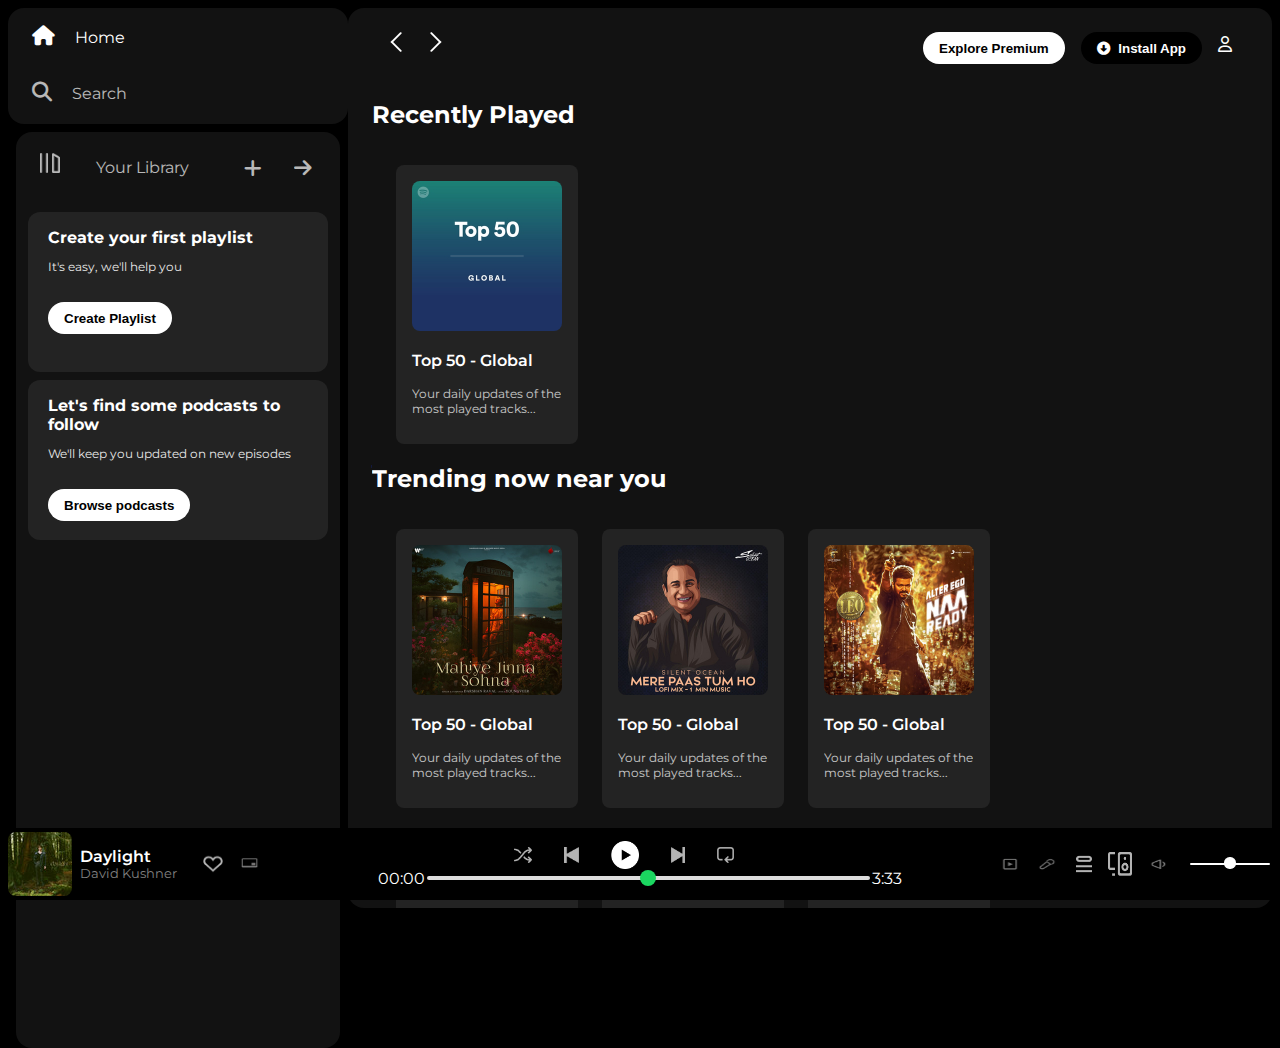
<file: Delta 3/index.html>
<!DOCTYPE html>
<html lang="en">
<head>
    <meta charset="UTF-8">
    <meta name="viewport" content="width=device-width, initial-scale=1.0">
    <link rel="stylesheet" href="https://cdnjs.cloudflare.com/ajax/libs/font-awesome/6.7.2/css/all.min.css" integrity="sha512-Evv84Mr4kqVGRNSgIGL/F/aIDqQb7xQ2vcrdIwxfjThSH8CSR7PBEakCr51Ck+w+/U6swU2Im1vVX0SVk9ABhg==" crossorigin="anonymous" referrerpolicy="no-referrer" />
    <link rel = "icon" href = "./assets/logo.png">
    <title>Spotify - Web Player: Music for everyone</title>
    <link rel="preconnect" href="https://fonts.googleapis.com">
    <link rel="preconnect" href="https://fonts.gstatic.com" crossorigin>
    <link href="https://fonts.googleapis.com/css2?family=Montserrat:ital,wght@0,100..900;1,100..900&display=swap" rel="stylesheet">
    <link rel = "stylesheet" href = "style.css">
</head>
<body>
    <div class="main">
        <div class="sidebar">
            <div class="nav">
                <div class="nav-option" style="opacity: 1;">
                    <i class="fa-solid fa-house"></i>
                    <a href = "#">Home</a>
                </div>
                <div class="nav-option">
                    <i class="fa-solid fa-magnifying-glass"></i>
                    <a href = "#">Search</a>
                </div>
            </div>
            <div class="library">
                <div class="options">
                    <div class="lib-option nav-option">
                        <img src="./assets/library_icon.png">
                        <a href = "#">Your Library</a>
                    </div>
                    <div class="icons">
                        <i class="fa-solid fa-plus"></i>
                        <i class="fa-solid fa-arrow-right"></i>
                    </div>
                </div>
                <div class="lib-boxes"> <div class="box">
                        <div class="box-p1">Create your first playlist</div>
                        <div class="box-p2">It's easy, we'll help you</div>
                        <button class="badge">Create Playlist</button>
                    </div>
                    <div class="box"> <div class="box-p1">Let's find some podcasts to follow</div>
                        <div class="box-p2">We'll keep you updated on new episodes</div>
                        <button class="badge">Browse podcasts</button>
                    </div>
                </div>
            </div>
        </div>
        <div class="main-content">
            <div class="sticky-nav">
                <div class="sticky-nav-icons">
                    <img src = "./assets/backward_icon.png">
                    <img src = "./assets/forward_icon.png" class = "hide">
                </div>
                <div class="sticky-nav-options">
                    <button class="badge nav-item hide">Explore Premium</button>
                    <button class="badge nav-item dark-badge"><i class="fa-solid fa-circle-down" style = "margin-right: 5px;"></i> Install App</button>
                    <i class="fa-regular fa-user nav-item"></i>
                </div>
            </div>
            <div class="cards">

                <h2>Recently Played</h2>
                <div class="card-container">
                    <div class="card">
                        <img src = "./assets/card1img.jpeg" class = "card-img">
                        <p class = "card-title">Top 50 - Global</p>
                        <p class = "card-info">Your daily updates of the most played tracks...</p>
                    </div>
                </div>

                <h2>Trending now near you</h2>
                <div class="card-container">
                    <div class="card">
                        <img src = "./assets/card2img.jpeg" class = "card-img">
                        <p class = "card-title">Top 50 - Global</p>
                        <p class = "card-info">Your daily updates of the most played tracks...</p>
                    </div>
                    <div class="card">
                        <img src = "./assets/card3img.jpeg" class = "card-img">
                        <p class = "card-title">Top 50 - Global</p>
                        <p class = "card-info">Your daily updates of the most played tracks...</p>
                    </div>
                    <div class="card">
                        <img src = "./assets/card4img.jpeg" class = "card-img">
                        <p class = "card-title">Top 50 - Global</p>
                        <p class = "card-info">Your daily updates of the most played tracks...</p>
                    </div>
                </div>

                <h2>Featured Charts</h2>
                <div class="card-container">
                    <div class="card">
                        <img src = "./assets/card5img.jpeg" class = "card-img">
                        <p class = "card-title">Top Songs - Global</p>
                        <p class = "card-info">Your daily updates of the most played tracks...</p>
                    </div>
                    <div class="card">
                        <img src = "./assets/card6img.jpeg" class = "card-img">
                        <p class = "card-title">Top Songs - India</p>
                        <p class = "card-info">Your daily updates of the most played tracks...</p>
                    </div>
                    <div class="card">
                        <img src = "./assets/card1img.jpeg" class = "card-img">
                        <p class = "card-title">Top 50 - Global</p>
                        <p class = "card-info">Your daily updates of the most played tracks...</p>
                    </div>
                </div>
                <div class="footer">
                    <div class="line"></div>
                </div>
            </div>
        </div>
        <div class="music-player">
            <div class="album">
                <img src="./Homework Assets/album_picture.jpeg" class="album-cover" />
                <div class="album-details">
                    <h4>Daylight</h4>
                    <p>David Kushner</p>
                </div>
                <div class="album-icons">
                    <img src="./Homework Assets/album_icon1.png" class="album-icon" />
                    <img src="./Homework Assets/album_icon2.png" class="album-icon" />
                </div>
            </div>
            <div class="player">
                <div class="player-control">
                    <img src = "./assets/player_icon1.png" class = "player-control-icon">
                    <img src = "./assets/player_icon2.png" class = "player-control-icon">
                    <img src = "./assets/player_icon3.png" class = "player-control-icon" style="opacity: 1; height: 1.75rem;">
                    <img src = "./assets/player_icon4.png" class = "player-control-icon">
                    <img src = "./assets/player_icon5.png" class = "player-control-icon">
                </div>
                <div class="playback-bar">
                    <span class="cur-time">00:00</span>
                    <input type = "range" min="0" max="100" class="progress-bar" step="1">
                    <span class="tot-time">3:33</span>
                </div>
            </div>
            <div class="controls">
                <img src="./Homework Assets/controls_icon1.png" class="control-icon" />
                <img src="./Homework Assets/controls_icon2.png" class="control-icon" />
                <img src="./Homework Assets/controls_icon3.png" class="control-icon" />
                <img src="./Homework Assets/controls_icon4.png" class="control-icon" />
                <img src="./Homework Assets/controls_icon5.png" class="control-icon" />
                <input type="range" class="volume-bar" />
            </div>
        </div>
    </div>
</body>
</html>
</file>
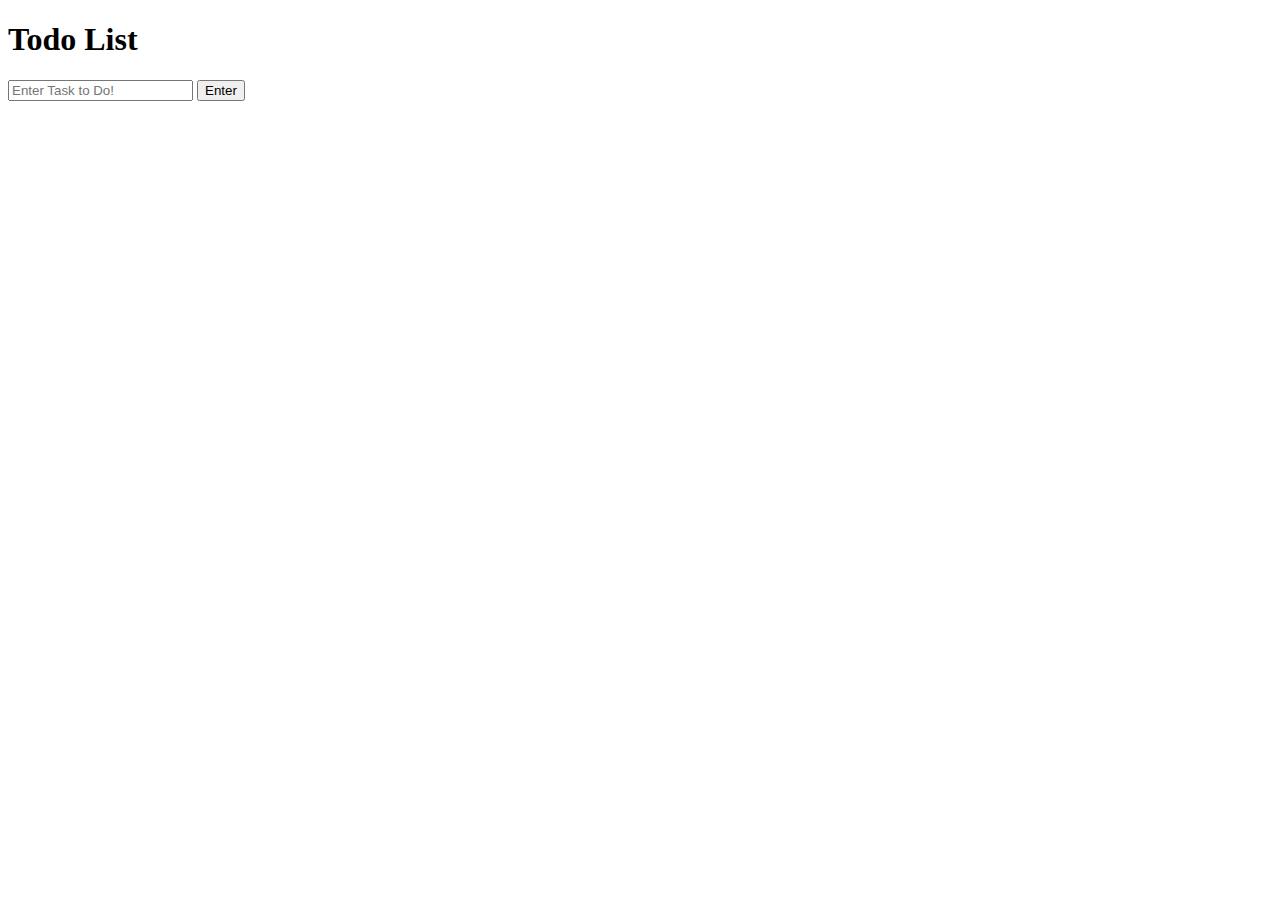
<file: Delta 4/index.html>
<!DOCTYPE html>
<html lang="en">
<head>
    <meta charset="UTF-8">
    <meta name="viewport" content="width=device-width, initial-scale=1.0">
    <title>TODO</title>
</head>
<body>
    <h1>Todo List</h1>
    <input type = "text" id = 'Inp' placeholder="Enter Task to Do!">
    <button id = 'but'>Enter</button>
    <div><ul id = 'add'>
    </ul></div>
    <script>
        const inp = document.getElementById('Inp');
const but = document.getElementById('but');
const add = document.getElementById('add');

but.addEventListener('click',()=>{
    const a = inp.value;
    if(a!=="")
    {
        inp.value = "";
        const k = document.createElement('li');
        k.innerText = a;
        const del = document.createElement('button');
        del.innerText = "Delete";
        k.append(del);
        add.append(k);
    }
})
add.addEventListener('click',(event)=>{
    const a = event.target;
    if(a.nodeName === 'BUTTON')
    {
        a.parentElement.remove();
    }
    else{
        a.style.textDecoration = a.style.textDecoration === "line-through" ? "none" : "line-through";
    }
})
    </script>
</body>
</html>
</file>
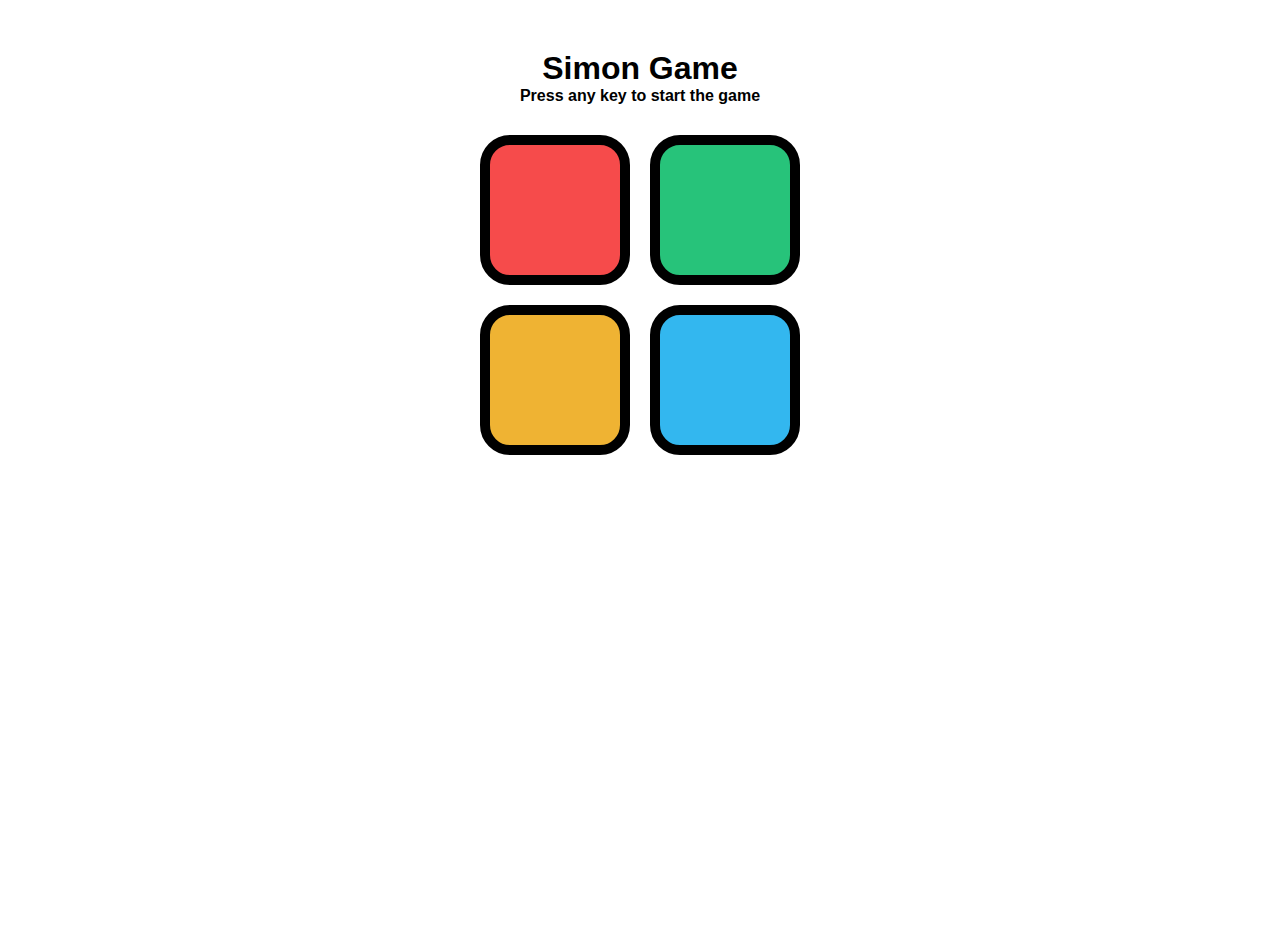
<file: Delta 5/index.html>
<!DOCTYPE html>
<html lang="en">
<head>
    <meta charset="UTF-8">
    <meta name="viewport" content="width=device-width, initial-scale=1.0">
    <title>Simon Says Game</title>
    <link rel="stylesheet" href="style.css">
</head>
<body>
  <div id="main">
    <h1>Simon Game</h1>
    <b id = 'abc'>Press any key to start the game</b>
    <div class="container" id = "box">
      <div id="red" class="btn"></div>
      <div id="green" class="btn"></div>
      <div id="yellow" class="btn"></div>
      <div id="blue" class="btn"></div>
    </div>
  </div>
  <script src="app.js"></script>
</body>
</html>
</file>
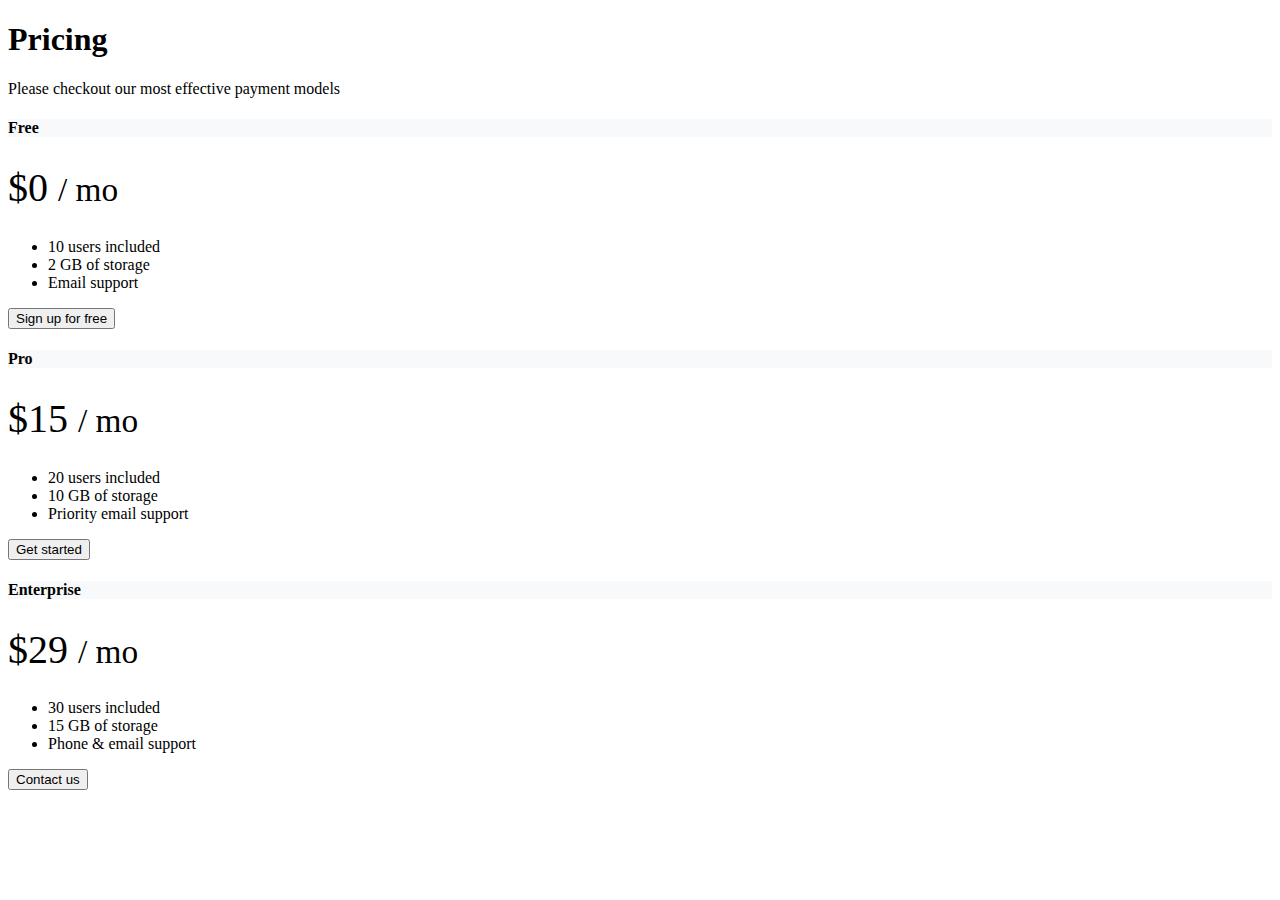
<file: Delta 2/a.html>
<!DOCTYPE html>
<html lang="en">
<head>
    <meta charset="UTF-8">
    <meta name="viewport" content="width=device-width, initial-scale=1.0">
    <title>Pricing Plans</title>
    <link href="https://cdn.jsdelivr.net/npm/bootstrap@5.3.7/dist/css/bootstrap.min.css" rel="stylesheet" integrity="sha384-LN+7fdVzj6u52u30Kp6M/trliBMCMKTyK833zpbD+pXdCLuTusPj697FH4R/5mcr" crossorigin="anonymous">
    <style>
        .card-header {
            background-color: #f8f9fa;
        }
        .card-title {
            font-size: 2.5rem;
            font-weight: 300;
        }
        .card-text {
            font-size: 1.1rem;
        }
    </style>
</head>
<body>
    <div class="container py-5">
        <header class="text-center mb-5">
            <h1 class="display-4 fw-normal">Pricing</h1>
            <p class="fs-5 text-muted">Please checkout our most effective payment models</p>
        </header>

        <div class="row row-cols-1 row-cols-md-2 g-4 mb-4">
            <div class="col">
                <div class="card h-100 shadow-sm">
                    <div class="card-header py-3 text-center">
                        <h4 class="my-0 fw-normal">Free</h4>
                    </div>
                    <div class="card-body d-flex flex-column align-items-center justify-content-center">
                        <h1 class="card-title pricing-card-title">$0 <small class="text-muted fw-light">/ mo</small></h1>
                        <ul class="list-unstyled mt-3 mb-4 text-center">
                            <li>10 users included</li>
                            <li>2 GB of storage</li>
                            <li>Email support</li>
                        </ul>
                        <button type="button" class="w-75 btn btn-lg btn-outline-primary mt-auto">Sign up for free</button>
                    </div>
                </div>
            </div>

            <div class="col">
                <div class="card h-100 shadow-sm">
                    <div class="card-header py-3 text-center">
                        <h4 class="my-0 fw-normal">Pro</h4>
                    </div>
                    <div class="card-body d-flex flex-column align-items-center justify-content-center">
                        <h1 class="card-title pricing-card-title">$15 <small class="text-muted fw-light">/ mo</small></h1>
                        <ul class="list-unstyled mt-3 mb-4 text-center">
                            <li>20 users included</li>
                            <li>10 GB of storage</li>
                            <li>Priority email support</li>
                        </ul>
                        <button type="button" class="w-75 btn btn-lg btn-primary mt-auto">Get started</button>
                    </div>
                </div>
            </div>
        </div>

        <div class="row row-cols-1 g-4">
            <div class="col">
                <div class="card h-100 shadow-sm">
                    <div class="card-header py-3 text-center">
                        <h4 class="my-0 fw-normal">Enterprise</h4>
                    </div>
                    <div class="card-body d-flex flex-column align-items-center justify-content-center">
                        <h1 class="card-title pricing-card-title">$29 <small class="text-muted fw-light">/ mo</small></h1>
                        <ul class="list-unstyled mt-3 mb-4 text-center">
                            <li>30 users included</li>
                            <li>15 GB of storage</li>
                            <li>Phone & email support</li>
                        </ul>
                        <button type="button" class="w-75 btn btn-lg btn-primary mt-auto">Contact us</button>
                    </div>
                </div>
            </div>
        </div>
    </div>

    <script src="https://cdn.jsdelivr.net/npm/bootstrap@5.3.7/dist/js/bootstrap.bundle.min.js" integrity="sha384-Tsd9vHj8iUu1w85yK1Pz+8+f+n5dK5/gM9Dq1lA+5/f+i/p+L2/t/G+G+C+Pz/Pz/Pz/Pz/" crossorigin="anonymous"></script>
</body>
</html>
</file>
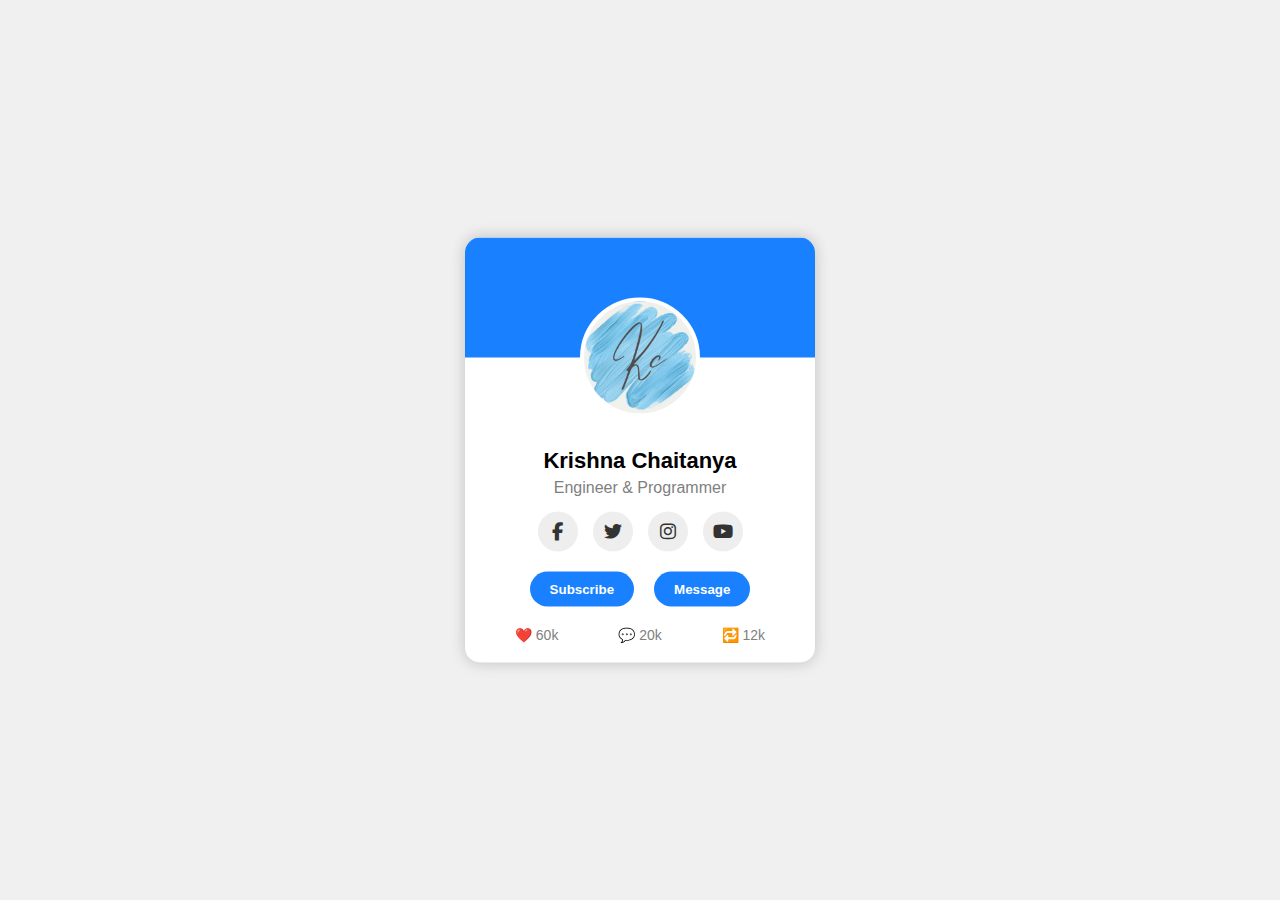
<file: EXP 1/a.html>
<!DOCTYPE html>
<html lang="en">
<head>
    <meta charset="UTF-8">
    <meta name="viewport" content="width=device-width, initial-scale=1.0">
    <link rel="stylesheet" href="https://cdnjs.cloudflare.com/ajax/libs/font-awesome/6.5.0/css/all.min.css">
    <link rel = "stylesheet" href ="style.css">
    <title>Exp 1</title>
</head>
<body>
    <div id = "Card">
        <div id = "Top">
            <div id="photo"></div>
        </div>
        <div id="Bottom">
            <h2>Krishna Chaitanya</h2>
            <p>Engineer & Programmer</p>

            <div id="Media">
                <div class="icon"><i class="fab fa-facebook-f"></i></div>
                <div class="icon"><i class="fab fa-twitter"></i></div>
                <div class="icon"><i class="fab fa-instagram"></i></div>
                <div class="icon"><i class="fab fa-youtube"></i></div>
            </div>


            <div id="Extra">
                <button>Subscribe</button>
                <button>Message</button>
            </div>

            <div id="Extra Info">
                <div id="like">❤️ 60k</div>
                <div id="comment">💬 20k</div>
                <div id="share">🔁 12k</div>
            </div>
        </div>

    </div>
</body>
</html>
</file>
<file: Delta 3/style.css>
body{
  font-family: "Montserrat", sans-serif;
  margin: 0;
  background-color: #000;
  color: #fff;
  overflow: hidden;
}

.main{
  display: flex;
  height: 100vh;
  padding: 0.5rem;
}

.sidebar{
  width: 340px;
  border-radius: 1rem;
  background-color: #000;
}

.main-content{
  flex: 1;
  border-radius: 1rem;
  overflow: auto;
  background-color: #121212;
  padding: 0 1.5rem 0 1.5rem;
}

.music-player{
  position: fixed;
  bottom: 0;
  width: 100%;
  height: 72px;
  background-color: black;
}

a{
  text-decoration: none;
  color: white;
}

.nav{
  background-color: #121212;
  border-radius: 1rem;
  display: flex;
  flex-direction: column;
  justify-content: center;
  height: 100px;
  padding: 0.5rem 0.75rem;
}

.nav-option{
  line-height: 2.5rem;
  opacity: 0.7;
  padding: 0.5rem 0.75rem;
}

.nav-option:hover{
  opacity: 1;
}

.nav-option i{
  font-size: 1.25rem;
}

.nav-option a{
  font-size: 1rem;
  margin-left: 1rem;
}

.library{
  background-color: #121212;
  border-radius: 1rem;
  height: 100%;
  margin: 0.5rem;
  padding: 0.5rem 0.75rem;
}

.options{
  display: flex;
  justify-content: space-between;
  align-items: center;
}

.lib-option img{
  height: 1.25rem;
  width: 1.25rem;
  margin-right: 1rem;
}

.icons{
  font-size: 1.25rem;
  display: flex;
}

.icons i{
  opacity: 0.7;
  margin: 1rem;
}

.icons i:hover{
  opacity: 1;
}

.lib-boxes {
  padding: 0.5rem 0;
}

.box {
    background-color: #232323;
    border-radius: 0.75rem;
    height: 8rem;
    padding: 1rem 1.25rem;
    margin: 0.5rem 0 0.5rem 0;
}

.box-p1 {
    font-size: 1rem;
    font-weight: 700;
    margin-bottom: 0.75rem;
}

.box-p2 {
    font-size: 0.75rem;
    opacity: 0.9;
    margin-bottom: 1.25rem;
}

.badge {
    background-color: #fff;
    border: none;
    border-radius: 100px;
    padding: 0.25rem 1rem;
    font-weight: 700;
    margin-top: 0.5rem;
    height: 2rem;
    width: fit-content;
    cursor: pointer;
    color: #000;
}

.badge:hover {
    transform: scale(1.05);
}

.dark-badge{
  background-color: #000;
  color: #fff;
}

.sticky-nav{
  position: sticky;
  top: 0;
  background-color: #121212;
  display: flex;
  justify-content: space-between;
  align-items: center;
  padding: 1rem 0 1rem 0;
  z-index: 10;
}

.sticky-nav-icons img{
  margin-left: 0.75rem;
}

.sticky-nav-options{
  display: flex;
  justify-content: center;
  align-items: center;
}

.nav-item{
  margin-right: 1rem;
}

@media (max-width: 1000px){
  .hide{
    display: none;
  }
}

.card{
  background-color: #232323;
  width: 150px;
  border-radius: 0.5rem;
  padding: 1rem;
  margin-left: 1.5rem;
  margin-top: 1rem;
}

.card-container{
  display: flex;
  flex-wrap: wrap;
}

.card-img{
  width: 100%;
  border-radius: 0.5rem;
}

.card-title{
  font-weight: 600;
}

.card-info{
  font-size: 0.75rem;
  opacity: 0.75;
}

.footer{
  height: 300px;
  display: flex;
  align-items: center;
  justify-content: center;
}

.line{
  width: 90%;
  height: 30%;
  border-top: 1px solid white;
  opacity: 0.4;
}

.music-player{
  display: flex;
  justify-content: space-between;
  align-items: center;
}

.album{
  width: 25%;
}

.player{
  width: 50%;
}

.controls{
  width: 25%;
}

.player-control{
  display: flex;
  justify-content: center;
  align-items: center;
}

.player-control-icon{
  height: 1rem;
  margin-right: 2rem;
  opacity: 0.7;
}

.player-control-icon:hover{
  opacity: 1;
}

.playback-bar{
  display: flex;
  justify-content: center;
  align-items: center;
}

.progress-bar{
  width: 70%;
  appearance: none;
  background-color: transparent;
  cursor: pointer;
}

.progress-bar::-webkit-slider-runnable-track{
  background-color: #ddd;
  border-radius: 100px;
  height: 0.25rem;
}

.progress-bar::-webkit-slider-thumb{
  appearance: none;
  height: 1rem;
  width: 1rem;
  background-color: #1bd760;
  border-radius: 50%;
  margin-top: -6px;
}

.album {
  display: flex;
  align-items: center;
  gap: 0.5rem;
  justify-content: flex-start;
}

.album-cover {
  width: 4rem;
  height: 4rem;
  object-fit: cover;
  border-radius: 8px;
}

.album-details h4 {
  font-size: 1rem;
  font-weight: 600;
  color: white;
  margin: 0;
}

.album-details p {
  font-size: 0.8rem;
  color: gray;
  margin: 0;
}

.album-icons {
  display: flex;
  align-items: center;
  gap: 0.8rem;
  margin-left: 1rem;
}

.album-icon {
  width: 1.5rem;
  height: 1.4rem;
  cursor: pointer;
  opacity: 0.7;
}

.album-icon:hover {
  opacity: 1;
}

.controls {
  display: flex;
  align-items: center;
  gap: 0.8rem;
  justify-content: flex-end;
  margin-right: 1rem;
}

.control-icon {
  width: 1.5rem;
  height: 1.5rem;
  cursor: pointer;
  transition: transform 0.3s ease;
  opacity: 0.7;
}

.control-icon:hover {
  transform: scale(1.1);
  opacity: 1;
}

.volume-bar {
  width: 5rem;
  cursor: pointer;
  appearance: none;
  background: white;
  height: 0.1rem;
  border-radius: 5px;
  margin-left: 0.5rem;
}

.volume-bar::-webkit-slider-thumb {
  width: 0.7rem;
  height: 0.7rem;
  background-color: white;
  border-radius: 50%;
  cursor: pointer;
  appearance: none;
  margin-top: -2px;
}

.volume-bar:focus {
  outline: none;
}
</file>
<file: Delta 5/style.css>
*{
    margin: 0;
    padding: 0;
    box-sizing: border-box;
}

html,body{
    height: 100%;
    width: 100%;
}

body {
  text-align: center;
  font-family: Arial, sans-serif;
}

#main {
  margin-top: 50px;
}

.container {
  width: 340px;
  margin: 30px auto;
  display: grid;
  grid-template-columns: repeat(2, 150px);
  grid-gap: 20px;
  justify-content: center;
}

.btn {
  height: 150px;
  width: 150px;
  border-radius: 20%;
  border: 10px solid black;
  cursor: pointer;
}

#red {
  background-color: rgb(246, 75, 75);
}

#green {
  background-color: rgb(39, 195, 122);
}

#yellow {
  background-color: rgb(239, 179, 51);
}

#blue {
  background-color: rgb(51, 183, 239);
}
</file>
<file: EXP 1/style.css>
* {
    box-sizing: border-box;
    margin: 0;
    padding: 0;
    font-family: sans-serif;
}

body {
    background: #f0f0f0;
}

#Card {
    width: 350px;
    height: auto;
    background: white;
    position: absolute;
    top: 50%;
    left: 50%;
    transform: translate(-50%, -50%);
    border-radius: 15px;
    box-shadow: 0 0 15px rgba(0,0,0,0.2);
    overflow: hidden;
}

#Top {
    height: 120px;
    background-color: rgba(0, 115, 255, 0.9);
    position: relative;
}

#photo {
    height: 120px;
    width: 120px;
    position: absolute;
    top: 60px;
    left: 50%;
    transform: translateX(-50%);
    border: 4px solid white;
    background-image: url("./photo.jpg");
    border-radius: 50%;
    background-size: cover;
    background-position: center;
}

#Bottom {
    margin-top: 80px;
    text-align: center;
    padding: 10px 20px;
}

#Bottom h2 {
    margin-bottom: 5px;
    font-size: 22px;
}

#Bottom p {
    margin-bottom: 15px;
    color: gray;
}

#Media {
    display: flex;
    justify-content: center;
    gap: 15px;
    margin-bottom: 20px;
}

#Media .icon {
    width: 40px;
    height: 40px;
    background: #eee;
    border-radius: 50%;
    display: flex;
    justify-content: center;
    align-items: center;
    font-size: 18px;
    color: #333;
    transition: background 0.3s;
}

#Media .icon:hover {
    background: rgba(0, 115, 255, 0.1);
    color: rgba(0, 115, 255, 1);
}

#Extra {
    display: flex;
    justify-content: center;
    gap: 20px;
    margin-bottom: 20px;
}

#Extra button {
    padding: 10px 20px;
    border: none;
    background-color: rgba(0, 115, 255, 0.9);
    color: white;
    border-radius: 25px;
    cursor: pointer;
    font-weight: bold;
    transition: 0.3s;
}

#Extra button:hover {
    background-color: rgba(0, 115, 255, 1);
}

#Extra\ Info {
    display: flex;
    justify-content: space-around;
    font-size: 14px;
    color: gray;
    padding-bottom: 10px;
}
</file>
